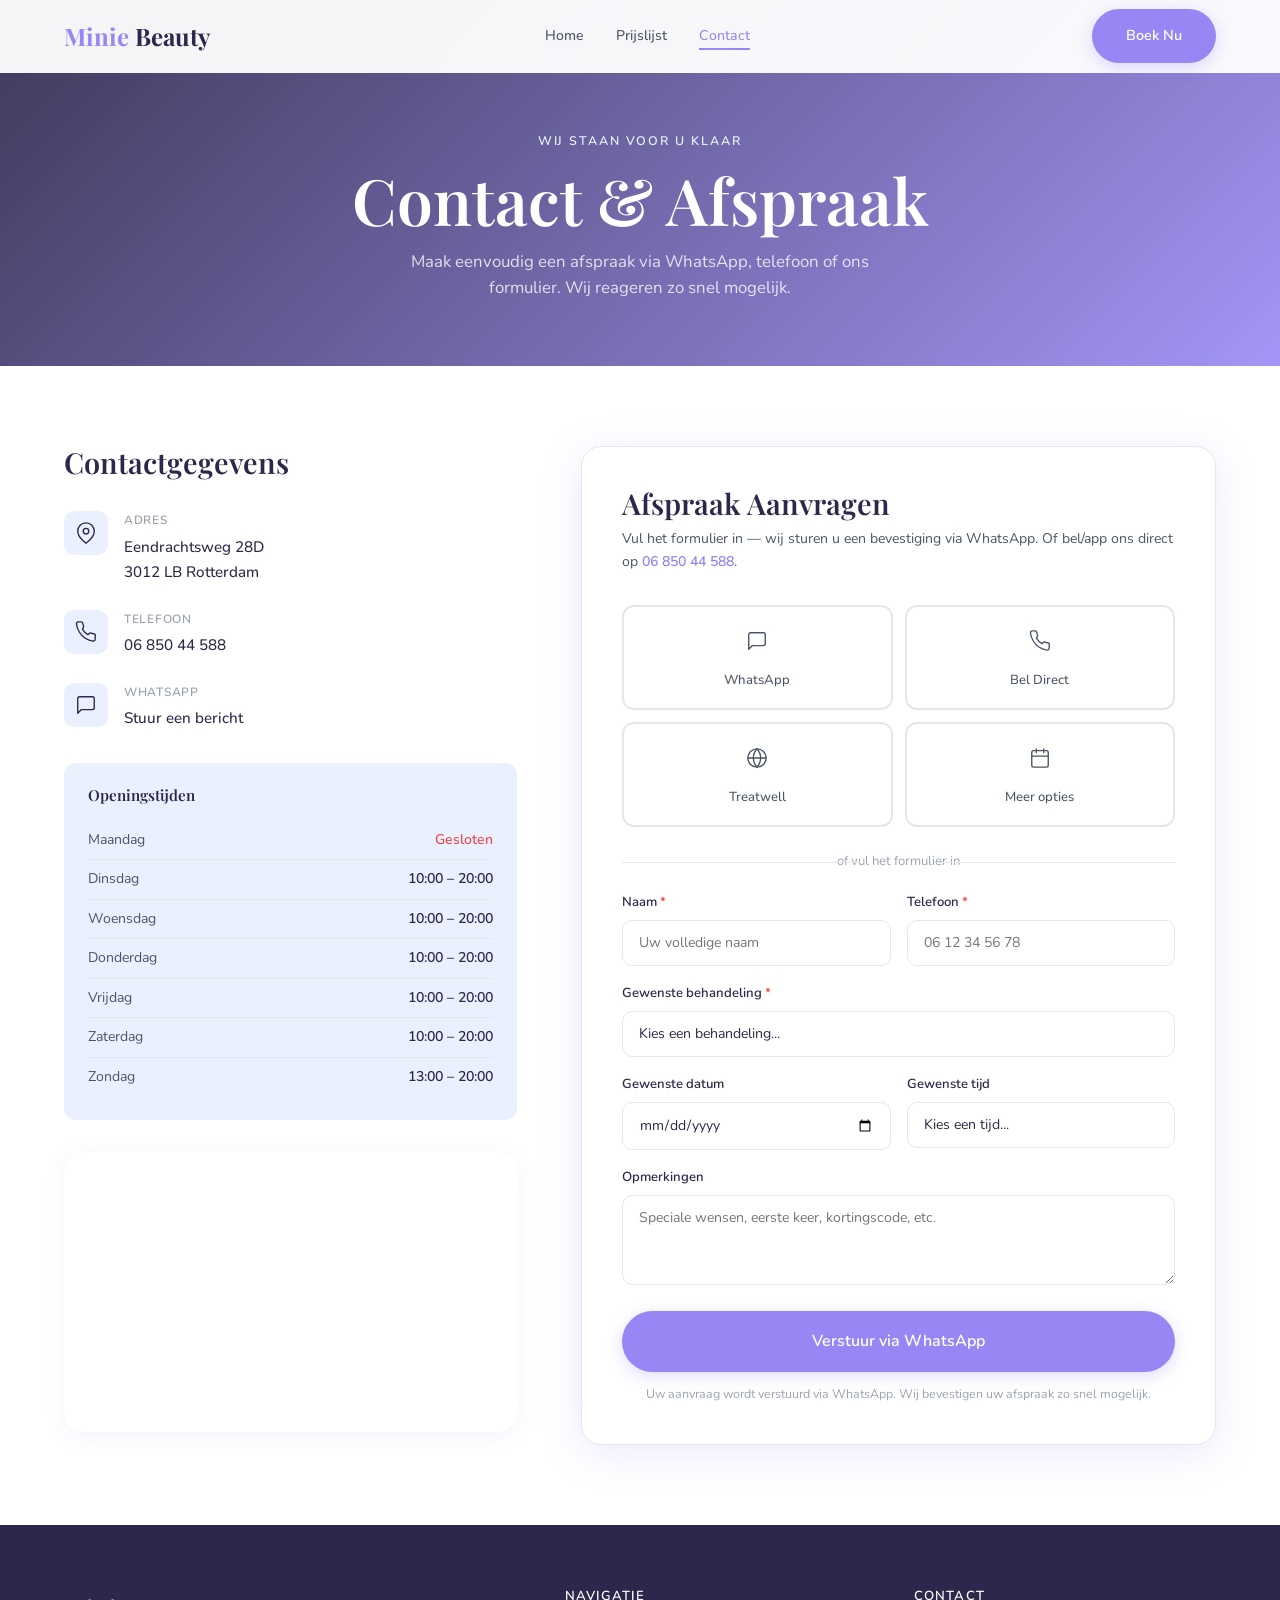
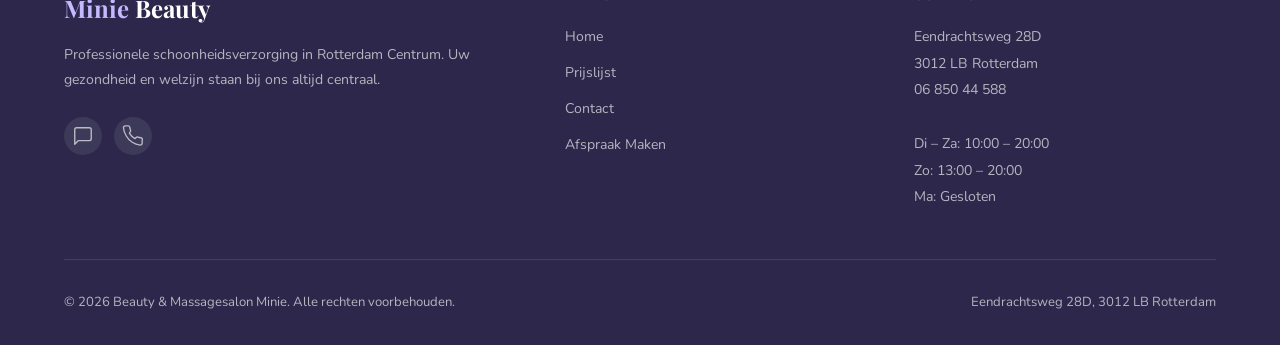
<file: contact.html>
<!DOCTYPE html>
<html lang="nl">
<head>
<meta charset="UTF-8">
<meta name="viewport" content="width=device-width, initial-scale=1.0">

<!-- SEO Primary -->
<title>Contact & Afspraak Maken | Beauty & Massagesalon Minie Rotterdam</title>
<meta name="description" content="Neem contact op met Beauty & Massagesalon Minie in Rotterdam. Maak direct een afspraak via WhatsApp, telefoon of ons online formulier. Eendrachtsweg 28D, 3012 LB Rotterdam.">
<meta name="robots" content="index, follow">
<link rel="canonical" href="https://www.beautyenmassagesalonminie.nl/contact.html">

<!-- Open Graph -->
<meta property="og:type" content="website">
<meta property="og:url" content="https://www.beautyenmassagesalonminie.nl/contact.html">
<meta property="og:title" content="Contact & Afspraak Maken | Beauty & Massagesalon Minie Rotterdam">
<meta property="og:description" content="Neem contact op of maak een afspraak bij Beauty & Massagesalon Minie in Rotterdam Centrum. Eendrachtsweg 28D.">
<meta property="og:locale" content="nl_NL">
<meta property="og:site_name" content="Beauty & Massagesalon Minie">

<!-- Schema.org -->
<script type="application/ld+json">
{
"@context": "https://schema.org",
"@type": "BeautySalon",
"name": "Beauty & Massagesalon Minie",
"url": "https://www.beautyenmassagesalonminie.nl",
"telephone": "+31685044588",
"address": {
"@type": "PostalAddress",
"streetAddress": "Eendrachtsweg 28D",
"addressLocality": "Rotterdam",
"postalCode": "3012 LB",
"addressCountry": "NL"
},
"geo": {
"@type": "GeoCoordinates",
"latitude": 51.9136,
"longitude": 4.4723
},
"openingHoursSpecification": [
{ "@type": "OpeningHoursSpecification", "dayOfWeek": ["Tuesday","Wednesday","Thursday","Friday","Saturday"], "opens": "10:00", "closes": "20:00" },
{ "@type": "OpeningHoursSpecification", "dayOfWeek": "Sunday", "opens": "13:00", "closes": "20:00" }
]
}
</script>

<!-- Fonts -->
<link rel="preconnect" href="https://fonts.googleapis.com">
<link rel="preconnect" href="https://fonts.gstatic.com" crossorigin>
<link href="https://fonts.googleapis.com/css2?family=Playfair+Display:ital,wght@0,400;0,600;0,700;1,400;1,600&family=Nunito:wght@400;500;600;700&display=swap" rel="stylesheet">

<link rel="stylesheet" href="css/style.css">
</head>
<body>

<!-- ===== NAVIGATION ===== -->
<nav class="nav" role="navigation" aria-label="Hoofdnavigatie">
<div class="nav-inner">
<a href="index.html" class="nav-logo" aria-label="Naar startpagina">Minie<span> Beauty</span></a>
<div class="nav-links">
<a href="index.html">Home</a>
<a href="prijslijst.html">Prijslijst</a>
<a href="contact.html" class="active">Contact</a>
</div>
<a href="#" data-open-modal class="btn btn-primary nav-cta">Boek Nu</a>
<button class="nav-hamburger" aria-label="Menu openen" aria-expanded="false">
<span></span><span></span><span></span>
</button>
</div>
<div class="nav-mobile" aria-hidden="true">
<a href="index.html">Home</a>
<a href="prijslijst.html">Prijslijst</a>
<a href="contact.html">Contact</a>
<a href="#" data-open-modal class="btn btn-primary">Boek Nu</a>
</div>
</nav>

<!-- ===== PAGE HERO ===== -->
<section class="page-hero" aria-label="Contact header">
<div class="container">
<span class="section-label">Wij staan voor u klaar</span>
<h1>Contact &amp; Afspraak</h1>
<p>Maak eenvoudig een afspraak via WhatsApp, telefoon of ons formulier. Wij reageren zo snel mogelijk.</p>
</div>
</section>

<!-- ===== CONTACT SECTION ===== -->
<main class="contact-section" id="contact">
<div class="container">
<div class="contact-grid">

<!-- Left: Info + Hours + Map -->
<div>
<h3 class="contact-info-title">Contactgegevens</h3>

<div class="contact-detail">
<div class="contact-detail-icon" aria-hidden="true"><svg width="22" height="22" viewBox="0 0 24 24" fill="none" stroke="currentColor" stroke-width="1.5" stroke-linecap="round"><path d="M21 10c0 7-9 13-9 13s-9-6-9-13a9 9 0 0 1 18 0z"/><circle cx="12" cy="10" r="3"/></svg></div>
<div class="contact-detail-text">
<strong>Adres</strong>
<a href="https://maps.google.com/?q=Eendrachtsweg+28D,+3012+LB+Rotterdam" target="_blank" rel="noopener noreferrer">
Eendrachtsweg 28D<br>3012 LB Rotterdam
</a>
</div>
</div>

<div class="contact-detail">
<div class="contact-detail-icon" aria-hidden="true"><svg width="22" height="22" viewBox="0 0 24 24" fill="none" stroke="currentColor" stroke-width="1.5" stroke-linecap="round" stroke-linejoin="round"><path d="M22 16.92v3a2 2 0 0 1-2.18 2 19.79 19.79 0 0 1-8.63-3.07A19.5 19.5 0 0 1 4.69 12 19.79 19.79 0 0 1 1.61 3.29 2 2 0 0 1 3.59 1h3a2 2 0 0 1 2 1.72 12.84 12.84 0 0 0 .7 2.81 2 2 0 0 1-.45 2.11L8.09 8.91a16 16 0 0 0 6 6l1.27-1.27a2 2 0 0 1 2.11-.45 12.84 12.84 0 0 0 2.81.7A2 2 0 0 1 22 16.92z"/></svg></div>
<div class="contact-detail-text">
<strong>Telefoon</strong>
<a href="tel:+31685044588">06 850 44 588</a>
</div>
</div>

<div class="contact-detail">
<div class="contact-detail-icon" aria-hidden="true"><svg width="22" height="22" viewBox="0 0 24 24" fill="none" stroke="currentColor" stroke-width="1.5" stroke-linecap="round" stroke-linejoin="round"><path d="M21 15a2 2 0 0 1-2 2H7l-4 4V5a2 2 0 0 1 2-2h14a2 2 0 0 1 2 2z"/></svg></div>
<div class="contact-detail-text">
<strong>WhatsApp</strong>
<a href="https://wa.me/31685044588" target="_blank" rel="noopener noreferrer">Stuur een bericht</a>
</div>
</div>

<div class="hours-table" aria-label="Openingstijden">
<h4>Openingstijden</h4>
<div class="hours-row">
<span class="day">Maandag</span>
<span class="closed">Gesloten</span>
</div>
<div class="hours-row">
<span class="day">Dinsdag</span>
<span class="time">10:00 – 20:00</span>
</div>
<div class="hours-row">
<span class="day">Woensdag</span>
<span class="time">10:00 – 20:00</span>
</div>
<div class="hours-row">
<span class="day">Donderdag</span>
<span class="time">10:00 – 20:00</span>
</div>
<div class="hours-row">
<span class="day">Vrijdag</span>
<span class="time">10:00 – 20:00</span>
</div>
<div class="hours-row">
<span class="day">Zaterdag</span>
<span class="time">10:00 – 20:00</span>
</div>
<div class="hours-row">
<span class="day">Zondag</span>
<span class="time">13:00 – 20:00</span>
</div>
</div>

<div class="map-container" aria-label="Kaart met locatie van de salon">
<iframe
src="https://maps.google.com/maps?q=Eendrachtsweg+28D,+3012+LB+Rotterdam&output=embed"
width="100%"
height="280"
loading="lazy"
referrerpolicy="no-referrer-when-downgrade"
title="Locatie Beauty &amp; Massagesalon Minie op Google Maps">
</iframe>
</div>
</div>

<!-- Right: Booking Form -->
<div id="booking-form-section">
<div class="booking-form-card" id="booking-form-card">
<h3>Afspraak Aanvragen</h3>
<p>Vul het formulier in — wij sturen u een bevestiging via WhatsApp. Of bel/app ons direct op <a href="tel:+31685044588" style="color:var(--color-primary);font-weight:600;">06 850 44 588</a>.</p>

<!-- Quick booking options -->
<div class="booking-options" aria-label="Snelle boekopties">
<a href="https://wa.me/31685044588" target="_blank" rel="noopener noreferrer" class="booking-option whatsapp" aria-label="Boek via WhatsApp">
<span class="option-icon" aria-hidden="true"><svg width="22" height="22" viewBox="0 0 24 24" fill="none" stroke="currentColor" stroke-width="1.5" stroke-linecap="round" stroke-linejoin="round"><path d="M21 15a2 2 0 0 1-2 2H7l-4 4V5a2 2 0 0 1 2-2h14a2 2 0 0 1 2 2z"/></svg></span>
WhatsApp
</a>
<a href="tel:+31685044588" class="booking-option" aria-label="Bel ons direct">
<span class="option-icon" aria-hidden="true"><svg width="22" height="22" viewBox="0 0 24 24" fill="none" stroke="currentColor" stroke-width="1.5" stroke-linecap="round" stroke-linejoin="round"><path d="M22 16.92v3a2 2 0 0 1-2.18 2 19.79 19.79 0 0 1-8.63-3.07A19.5 19.5 0 0 1 4.69 12 19.79 19.79 0 0 1 1.61 3.29 2 2 0 0 1 3.59 1h3a2 2 0 0 1 2 1.72 12.84 12.84 0 0 0 .7 2.81 2 2 0 0 1-.45 2.11L8.09 8.91a16 16 0 0 0 6 6l1.27-1.27a2 2 0 0 1 2.11-.45 12.84 12.84 0 0 0 2.81.7A2 2 0 0 1 22 16.92z"/></svg></span>
Bel Direct
</a>
<!-- Replace href with your actual Treatwell URL -->
<a href="#treatwell" target="_blank" rel="noopener noreferrer" class="booking-option" aria-label="Boek via Treatwell">
<span class="option-icon" aria-hidden="true"><svg width="22" height="22" viewBox="0 0 24 24" fill="none" stroke="currentColor" stroke-width="1.5" stroke-linecap="round"><circle cx="12" cy="12" r="10"/><line x1="2" y1="12" x2="22" y2="12"/><path d="M12 2a15.3 15.3 0 0 1 4 10 15.3 15.3 0 0 1-4 10 15.3 15.3 0 0 1-4-10 15.3 15.3 0 0 1 4-10z"/></svg></span>
Treatwell
</a>
<a href="#" data-open-modal class="booking-option" aria-label="Meer boekopties">
<span class="option-icon" aria-hidden="true"><svg width="22" height="22" viewBox="0 0 24 24" fill="none" stroke="currentColor" stroke-width="1.5" stroke-linecap="round"><rect x="3" y="4" width="18" height="18" rx="2"/><line x1="16" y1="2" x2="16" y2="6"/><line x1="8" y1="2" x2="8" y2="6"/><line x1="3" y1="10" x2="21" y2="10"/></svg></span>
Meer opties
</a>
</div>

<div class="form-divider">of vul het formulier in</div>

<!-- Booking Request Form -->
<form id="booking-form" novalidate aria-label="Afspraak aanvraagformulier">
<div class="form-row">
<div class="form-group">
<label for="naam">Naam <span aria-hidden="true" style="color:#ef4444">*</span></label>
<input type="text" id="naam" name="naam" placeholder="Uw volledige naam" required autocomplete="name">
</div>
<div class="form-group">
<label for="telefoon">Telefoon <span aria-hidden="true" style="color:#ef4444">*</span></label>
<input type="tel" id="telefoon" name="telefoon" placeholder="06 12 34 56 78" required autocomplete="tel">
</div>
</div>

<div class="form-group">
<label for="behandeling">Gewenste behandeling <span aria-hidden="true" style="color:#ef4444">*</span></label>
<select id="behandeling" name="behandeling" required>
<option value="" disabled selected>Kies een behandeling...</option>
<optgroup label="Massage">
<option>Lichaamsmassage 30 min (€27)</option>
<option>Lichaamsmassage 60 min (€45)</option>
<option>Cupping (€30)</option>
<option>Voetreflexmassage 30 min (€30)</option>
<option>Voetmassage 30 min (€27)</option>
</optgroup>
<optgroup label="Hot Stone Massage">
<option>Hot Stone – Lichaamsmassage 30 min (€30)</option>
<option>Hot Stone – Lichaamsmassage 60 min (€50)</option>
</optgroup>
<optgroup label="Gezichtsbehandeling">
<option>Gezichtsmassage met masker (€31)</option>
<option>Wenkbrauwen epileren + massage + masker (€41)</option>
<option>Uitgebreide gezichtsbehandeling + hydrodermie (€51)</option>
<option>Micro dermabrasie behandeling (€71)</option>
</optgroup>
<optgroup label="Ontharen">
<option>Kin ontharen (€5)</option>
<option>Wenkbrauwen epileren (€10)</option>
</optgroup>
<optgroup label="Hand &amp; Voet">
<option>Manicure (€18)</option>
<option>Gellak incl. manicure (€27)</option>
<option>Manicure + O.P.I (€27)</option>
<option>Spa Pedicure (€27)</option>
<option>Spa Pedicure + Gellak (€37)</option>
<option>Spa Pedicure + O.P.I Gellak (€40)</option>
<option>Spa Pedicure + French Gellak (€45)</option>
</optgroup>
<optgroup label="Laserontharen">
<option>Laserontharen – Bovenlip / kin (€17,50)</option>
<option>Laserontharen – Wangen (€17,50)</option>
<option>Laserontharen – Nek (€30)</option>
<option>Laserontharen – Gezicht (€45,50)</option>
<option>Laserontharen – Armen (€49–€84)</option>
<option>Laserontharen – Benen (€70–€105)</option>
<option>Laserontharen – Rug (€56–€94,50)</option>
<option>Laserontharen – Overig lichaam</option>
</optgroup>
</select>
</div>

<div class="form-row">
<div class="form-group">
<label for="datum">Gewenste datum</label>
<input type="date" id="datum" name="datum" min="">
</div>
<div class="form-group">
<label for="tijd">Gewenste tijd</label>
<select id="tijd" name="tijd">
<option value="" disabled selected>Kies een tijd...</option>
<option>10:00</option>
<option>10:30</option>
<option>11:00</option>
<option>11:30</option>
<option>12:00</option>
<option>12:30</option>
<option>13:00</option>
<option>13:30</option>
<option>14:00</option>
<option>14:30</option>
<option>15:00</option>
<option>15:30</option>
<option>16:00</option>
<option>16:30</option>
<option>17:00</option>
<option>17:30</option>
<option>18:00</option>
<option>18:30</option>
<option>19:00</option>
<option>19:30</option>
</select>
</div>
</div>

<div class="form-group">
<label for="opmerkingen">Opmerkingen</label>
<textarea id="opmerkingen" name="opmerkingen" placeholder="Speciale wensen, eerste keer, kortingscode, etc."></textarea>
</div>

<button type="submit" class="btn btn-primary btn-full btn-lg">
Verstuur via WhatsApp
</button>
<p style="font-size:0.78rem;color:var(--color-text-light);text-align:center;margin-top:0.75rem;">
Uw aanvraag wordt verstuurd via WhatsApp. Wij bevestigen uw afspraak zo snel mogelijk.
</p>
</form>

<!-- Success message (shown after submit) -->
<div id="form-success" class="form-success" aria-live="polite">
<div class="success-icon" aria-hidden="true"></div>
<h4>Aanvraag verstuurd!</h4>
<p>Uw afspraakverzoek is via WhatsApp verstuurd. Wij nemen zo snel mogelijk contact met u op om de afspraak te bevestigen.</p>
<a href="prijslijst.html" class="btn btn-outline" style="margin-top:1.5rem;">Bekijk onze prijslijst</a>
</div>
</div>
</div>

</div>
</div>
</main>

<!-- ===== FOOTER ===== -->
<footer class="footer" role="contentinfo">
<div class="container">
<div class="footer-grid">
<div class="footer-brand">
<a href="index.html" class="footer-logo">Minie<span> Beauty</span></a>
<p>Professionele schoonheidsverzorging in Rotterdam Centrum. Uw gezondheid en welzijn staan bij ons altijd centraal.</p>
<div class="footer-social">
<a href="https://wa.me/31685044588" target="_blank" rel="noopener noreferrer" aria-label="WhatsApp"><svg width="22" height="22" viewBox="0 0 24 24" fill="none" stroke="currentColor" stroke-width="1.5" stroke-linecap="round" stroke-linejoin="round"><path d="M21 15a2 2 0 0 1-2 2H7l-4 4V5a2 2 0 0 1 2-2h14a2 2 0 0 1 2 2z"/></svg></a>
<a href="tel:+31685044588" aria-label="Bel ons"><svg width="22" height="22" viewBox="0 0 24 24" fill="none" stroke="currentColor" stroke-width="1.5" stroke-linecap="round" stroke-linejoin="round"><path d="M22 16.92v3a2 2 0 0 1-2.18 2 19.79 19.79 0 0 1-8.63-3.07A19.5 19.5 0 0 1 4.69 12 19.79 19.79 0 0 1 1.61 3.29 2 2 0 0 1 3.59 1h3a2 2 0 0 1 2 1.72 12.84 12.84 0 0 0 .7 2.81 2 2 0 0 1-.45 2.11L8.09 8.91a16 16 0 0 0 6 6l1.27-1.27a2 2 0 0 1 2.11-.45 12.84 12.84 0 0 0 2.81.7A2 2 0 0 1 22 16.92z"/></svg></a>
</div>
</div>
<div class="footer-col">
<h4>Navigatie</h4>
<ul>
<li><a href="index.html">Home</a></li>
<li><a href="prijslijst.html">Prijslijst</a></li>
<li><a href="contact.html">Contact</a></li>
<li><a href="#" data-open-modal>Afspraak Maken</a></li>
</ul>
</div>
<div class="footer-col">
<h4>Contact</h4>
<address>
<a href="https://maps.google.com/?q=Eendrachtsweg+28D,+3012+LB+Rotterdam" target="_blank" rel="noopener noreferrer">
Eendrachtsweg 28D<br>3012 LB Rotterdam
</a>
<a href="tel:+31685044588">06 850 44 588</a>
<br>
Di – Za: 10:00 – 20:00<br>
Zo: 13:00 – 20:00<br>
Ma: Gesloten
</address>
</div>
</div>
<div class="footer-bottom">
<p>&copy; <span id="year"></span> Beauty &amp; Massagesalon Minie. Alle rechten voorbehouden.</p>
<p>Eendrachtsweg 28D, 3012 LB Rotterdam</p>
</div>
</div>
</footer>

<!-- ===== BOOKING MODAL ===== -->
<div id="modal-overlay" class="modal-overlay" role="dialog" aria-modal="true" aria-labelledby="modal-title">
<div class="modal">
<button id="modal-close" class="modal-close" aria-label="Sluiten"></button>
<h3 id="modal-title">Afspraak Maken</h3>
<p>Kies hoe u een afspraak wilt maken bij Beauty &amp; Massagesalon Minie.</p>
<div class="modal-options">
<a href="https://wa.me/31685044588" target="_blank" rel="noopener noreferrer" class="modal-option whatsapp">
<span class="modal-option-icon"><svg width="22" height="22" viewBox="0 0 24 24" fill="none" stroke="currentColor" stroke-width="1.5" stroke-linecap="round" stroke-linejoin="round"><path d="M21 15a2 2 0 0 1-2 2H7l-4 4V5a2 2 0 0 1 2-2h14a2 2 0 0 1 2 2z"/></svg></span>
<div class="modal-option-text">WhatsApp<span>Stuur ons een bericht</span></div>
</a>
<a href="tel:+31685044588" class="modal-option">
<span class="modal-option-icon"><svg width="22" height="22" viewBox="0 0 24 24" fill="none" stroke="currentColor" stroke-width="1.5" stroke-linecap="round" stroke-linejoin="round"><path d="M22 16.92v3a2 2 0 0 1-2.18 2 19.79 19.79 0 0 1-8.63-3.07A19.5 19.5 0 0 1 4.69 12 19.79 19.79 0 0 1 1.61 3.29 2 2 0 0 1 3.59 1h3a2 2 0 0 1 2 1.72 12.84 12.84 0 0 0 .7 2.81 2 2 0 0 1-.45 2.11L8.09 8.91a16 16 0 0 0 6 6l1.27-1.27a2 2 0 0 1 2.11-.45 12.84 12.84 0 0 0 2.81.7A2 2 0 0 1 22 16.92z"/></svg></span>
<div class="modal-option-text">Bel Ons<span>06 850 44 588</span></div>
</a>
<a href="#booking-form-card" class="modal-option">
<span class="modal-option-icon"><svg width="22" height="22" viewBox="0 0 24 24" fill="none" stroke="currentColor" stroke-width="1.5" stroke-linecap="round"><path d="M16 4h2a2 2 0 0 1 2 2v14a2 2 0 0 1-2 2H6a2 2 0 0 1-2-2V6a2 2 0 0 1 2-2h2"/><rect x="8" y="2" width="8" height="4" rx="1"/><path d="M9 12h6M9 16h4"/></svg></span>
<div class="modal-option-text">Afspraakformulier<span>Scroll naar formulier</span></div>
</a>
<a href="#treatwell" target="_blank" rel="noopener noreferrer" class="modal-option">
<span class="modal-option-icon"><svg width="22" height="22" viewBox="0 0 24 24" fill="none" stroke="currentColor" stroke-width="1.5" stroke-linecap="round"><circle cx="12" cy="12" r="10"/><line x1="2" y1="12" x2="22" y2="12"/><path d="M12 2a15.3 15.3 0 0 1 4 10 15.3 15.3 0 0 1-4 10 15.3 15.3 0 0 1-4-10 15.3 15.3 0 0 1 4-10z"/></svg></span>
<div class="modal-option-text">Online Boeken<span>Via Treatwell</span></div>
</a>
</div>
</div>
</div>

<script>
document.getElementById('year').textContent = new Date().getFullYear();
// Set min date to today
const dateInput = document.getElementById('datum');
if (dateInput) dateInput.min = new Date().toISOString().split('T')[0];
</script>
<script src="js/main.js"></script>
</body>
</html>
</file>
<file: css/style.css>
/* === Custom Properties === */
:root {
  --color-primary: #9687F5;
  --color-primary-dark: #7B6BE0;
  --color-primary-light: #EBF0FF;
  --color-primary-mid: #C4BAFF;
  --color-dark: #2D284B;
  --color-text: #4b5563;
  --color-text-light: #9ca3af;
  --color-bg: #ffffff;
  --color-bg-soft: #EBF0FF;
  --color-white: #ffffff;
  --color-border: #e5e7eb;
  --font-heading: 'Playfair Display', Georgia, serif;
  --font-body: 'Nunito', -apple-system, BlinkMacSystemFont, sans-serif;
  --shadow-sm: 0 1px 3px rgba(0,0,0,0.08);
  --shadow-md: 0 4px 20px rgba(150,135,245,0.1);
  --shadow-lg: 0 8px 40px rgba(150,135,245,0.18);
  --radius: 12px;
  --radius-lg: 20px;
  --transition: 0.3s ease;
  --max-width: 1200px;
}

/* === Reset === */
*, *::before, *::after { box-sizing: border-box; margin: 0; padding: 0; }
html { scroll-behavior: smooth; }
body { font-family: var(--font-body); color: var(--color-text); background: var(--color-bg); line-height: 1.6; -webkit-font-smoothing: antialiased; }
img { max-width: 100%; display: block; }
a { text-decoration: none; color: inherit; }
ul { list-style: none; }

/* === Typography === */
h1, h2, h3, h4 { font-family: var(--font-heading); color: var(--color-dark); line-height: 1.15; font-weight: 600; }
h1 { font-size: clamp(2.5rem, 5vw, 4rem); }
h2 { font-size: clamp(2rem, 4vw, 3rem); }
h3 { font-size: clamp(1.3rem, 2.5vw, 1.8rem); }
h4 { font-size: 1.15rem; }
p { margin-bottom: 1rem; }
p:last-child { margin-bottom: 0; }

/* === Layout === */
.container { max-width: var(--max-width); margin: 0 auto; padding: 0 1.5rem; }
.section { padding: 5rem 0; }
.section-header { text-align: center; margin-bottom: 3.5rem; }
.section-label {
  display: inline-block;
  font-size: 0.78rem;
  font-weight: 600;
  letter-spacing: 0.16em;
  text-transform: uppercase;
  color: var(--color-primary);
  margin-bottom: 0.75rem;
}
.section-header h2 { margin-bottom: 1rem; }
.section-header p { max-width: 560px; margin: 0 auto; font-size: 1.05rem; }

/* === Buttons === */
.btn {
  display: inline-flex;
  align-items: center;
  gap: 0.5rem;
  padding: 0.85rem 2rem;
  border-radius: 50px;
  font-family: var(--font-body);
  font-size: 0.9rem;
  font-weight: 600;
  cursor: pointer;
  transition: var(--transition);
  border: 2px solid transparent;
}
.btn-primary { background: var(--color-primary); color: white; box-shadow: 0 4px 16px rgba(150,135,245,0.3); }
.btn-primary:hover { background: var(--color-primary-dark); transform: translateY(-2px); box-shadow: 0 8px 24px rgba(150,135,245,0.4); }
.btn-outline { background: transparent; color: var(--color-primary); border-color: var(--color-primary); }
.btn-outline:hover { background: var(--color-primary); color: white; transform: translateY(-2px); }
.btn-white { background: white; color: var(--color-primary); box-shadow: 0 4px 16px rgba(0,0,0,0.1); border-color: white; }
.btn-white:hover { transform: translateY(-2px); box-shadow: 0 8px 24px rgba(0,0,0,0.15); }
.btn-whatsapp { background: #25D366; color: white; border-color: #25D366; box-shadow: 0 4px 16px rgba(37,211,102,0.3); }
.btn-whatsapp:hover { background: #1da851; border-color: #1da851; transform: translateY(-2px); }
.btn-lg { padding: 1.1rem 2.5rem; font-size: 1rem; }
.btn-full { width: 100%; justify-content: center; }

/* === Navigation === */
.nav {
  position: fixed; top: 0; left: 0; right: 0; z-index: 1000;
  background: rgba(255,255,255,0.95);
  backdrop-filter: blur(12px);
  -webkit-backdrop-filter: blur(12px);
  border-bottom: 1px solid transparent;
  transition: var(--transition);
}
.nav.scrolled { border-bottom-color: var(--color-border); box-shadow: var(--shadow-sm); }
.nav-inner { display: flex; align-items: center; justify-content: space-between; height: 72px; max-width: var(--max-width); margin: 0 auto; padding: 0 1.5rem; }
.nav-logo { font-family: var(--font-heading); font-size: 1.5rem; font-weight: 700; color: var(--color-primary); }
.nav-logo span { color: var(--color-dark); }
.nav-links { display: flex; align-items: center; gap: 2rem; }
.nav-links a { font-size: 0.88rem; font-weight: 500; color: var(--color-text); transition: var(--transition); position: relative; }
.nav-links a::after { content: ''; position: absolute; bottom: -3px; left: 0; width: 0; height: 2px; background: var(--color-primary); transition: var(--transition); }
.nav-links a:hover, .nav-links a.active { color: var(--color-primary); }
.nav-links a:hover::after, .nav-links a.active::after { width: 100%; }
.nav-cta { margin-left: 0.5rem; }
.nav-hamburger { display: none; flex-direction: column; gap: 5px; cursor: pointer; padding: 4px; background: none; border: none; }
.nav-hamburger span { display: block; width: 24px; height: 2px; background: var(--color-dark); transition: var(--transition); }
.nav-hamburger.open span:nth-child(1) { transform: rotate(45deg) translate(5px, 5px); }
.nav-hamburger.open span:nth-child(2) { opacity: 0; }
.nav-hamburger.open span:nth-child(3) { transform: rotate(-45deg) translate(5px, -5px); }
.nav-mobile { display: none; flex-direction: column; padding: 1rem 1.5rem 1.5rem; border-top: 1px solid var(--color-border); }
.nav-mobile a { padding: 0.85rem 0; font-size: 1rem; font-weight: 500; color: var(--color-text); border-bottom: 1px solid var(--color-border); transition: var(--transition); }
.nav-mobile a:hover { color: var(--color-primary); }
.nav-mobile .btn { margin-top: 1.25rem; justify-content: center; }

/* === Hero === */
.hero {
  min-height: 100vh;
  background: linear-gradient(135deg, rgba(45,40,75,0.92) 0%, rgba(61,52,117,0.88) 50%, rgba(123,107,224,0.82) 100%), url('https://images.unsplash.com/photo-1560066984-138dadb4c035?w=1600&q=80') center/cover no-repeat;
  display: flex; align-items: center;
  position: relative; overflow: hidden;
  padding-top: 72px;
}
.hero::before { content: ''; position: absolute; inset: 0; background: radial-gradient(ellipse at 70% 50%, rgba(192,132,252,0.18) 0%, transparent 60%); }
.hero-bg-orbs { position: absolute; inset: 0; overflow: hidden; pointer-events: none; }
.hero-bg-orbs span { position: absolute; border-radius: 50%; background: rgba(255,255,255,0.04); }
.hero-bg-orbs span:nth-child(1) { width: 700px; height: 700px; top: -250px; right: -150px; }
.hero-bg-orbs span:nth-child(2) { width: 450px; height: 450px; bottom: -150px; left: -100px; }
.hero-content { position: relative; z-index: 1; max-width: var(--max-width); margin: 0 auto; padding: 4rem 1.5rem; display: grid; grid-template-columns: 1fr 1fr; gap: 4rem; align-items: center; }
.hero-text { color: white; }
.hero-badge { display: inline-flex; align-items: center; gap: 0.5rem; background: rgba(255,255,255,0.1); border: 1px solid rgba(255,255,255,0.2); color: #EBF0FF; font-size: 0.75rem; font-weight: 600; letter-spacing: 0.12em; text-transform: uppercase; padding: 0.4rem 1rem; border-radius: 50px; margin-bottom: 1.5rem; }
.hero-text h1 { color: white; margin-bottom: 1.25rem; line-height: 1.1; }
.hero-text h1 em { font-style: italic; color: #C4BAFF; }
.hero-text > p { font-size: 1.1rem; color: rgba(255,255,255,0.8); margin-bottom: 2rem; line-height: 1.75; }
.hero-actions { display: flex; gap: 1rem; flex-wrap: wrap; }
.hero-stats { display: flex; gap: 2.5rem; margin-top: 3rem; padding-top: 2rem; border-top: 1px solid rgba(255,255,255,0.15); }
.hero-stat strong { display: block; font-size: 1.9rem; font-family: var(--font-heading); color: white; font-weight: 700; line-height: 1; }
.hero-stat span { font-size: 0.75rem; color: rgba(255,255,255,0.55); text-transform: uppercase; letter-spacing: 0.06em; margin-top: 0.25rem; display: block; }
.hero-card { background: rgba(255,255,255,0.08); backdrop-filter: blur(20px); border: 1px solid rgba(255,255,255,0.18); border-radius: var(--radius-lg); padding: 2rem; }
.hero-card-title { font-family: var(--font-heading); font-size: 1.3rem; font-weight: 600; margin-bottom: 1.25rem; color: white; }
.hero-services-list { display: flex; flex-direction: column; gap: 0.65rem; }
.hero-service-item { display: flex; align-items: center; gap: 0.75rem; font-size: 0.92rem; color: rgba(255,255,255,0.85); }
.hero-service-item .icon { width: 34px; height: 34px; background: rgba(255,255,255,0.1); border-radius: 8px; display: flex; align-items: center; justify-content: center; flex-shrink: 0; color: white; }
.hero-service-item .icon svg { width: 16px; height: 16px; }
.hero-card-footer { margin-top: 1.5rem; padding-top: 1.5rem; border-top: 1px solid rgba(255,255,255,0.15); display: flex; align-items: center; justify-content: space-between; }
.hero-hours { font-size: 0.8rem; color: rgba(255,255,255,0.6); }
.hero-hours strong { display: block; color: #C4BAFF; font-size: 0.82rem; margin-bottom: 0.2rem; }
.open-badge { display: inline-flex; align-items: center; gap: 0.4rem; background: rgba(34,197,94,0.18); color: #86efac; font-size: 0.75rem; font-weight: 600; padding: 0.3rem 0.8rem; border-radius: 50px; }
.open-badge .dot { width: 6px; height: 6px; border-radius: 50%; background: #4ade80; animation: pulse 2s infinite; }
@keyframes pulse { 0%, 100% { opacity: 1; } 50% { opacity: 0.35; } }

/* === Services === */
.services-grid { display: grid; grid-template-columns: repeat(auto-fit, minmax(290px, 1fr)); gap: 1.5rem; }
.service-card-img { width: calc(100% + 4rem); margin: -2rem -2rem 1.5rem; height: 180px; overflow: hidden; border-radius: var(--radius-lg) var(--radius-lg) 0 0; }
.service-card-img img { width: 100%; height: 100%; object-fit: cover; transition: transform 0.5s ease; display: block; }
.service-card:hover .service-card-img img { transform: scale(1.05); }
.service-card { background: white; border-radius: var(--radius-lg); padding: 2rem; box-shadow: var(--shadow-md); transition: var(--transition); border: 1px solid transparent; position: relative; overflow: hidden; }
.service-card::before { content: ''; position: absolute; top: 0; left: 0; right: 0; height: 3px; background: linear-gradient(90deg, var(--color-primary), var(--color-primary-mid)); opacity: 0; transition: var(--transition); }
.service-card:hover { transform: translateY(-6px); box-shadow: var(--shadow-lg); border-color: var(--color-primary-light); }
.service-card:hover::before { opacity: 1; }
.service-icon { width: 54px; height: 54px; background: var(--color-primary-light); border-radius: var(--radius); display: flex; align-items: center; justify-content: center; margin-bottom: 1.25rem; color: var(--color-dark); }
.service-icon svg { flex-shrink: 0; }
.service-card h3 { font-size: 1.25rem; margin-bottom: 0.6rem; }
.service-card p { color: var(--color-text); font-size: 0.92rem; line-height: 1.65; }
.service-price { margin-top: 1rem; font-size: 0.82rem; color: var(--color-primary); font-weight: 600; }

/* === About === */
.about-section { background: var(--color-bg-soft); }
.about-grid { display: grid; grid-template-columns: 1fr 1fr; gap: 5rem; align-items: center; }
.about-image-box { background: var(--color-primary-light); border-radius: var(--radius-lg); height: 460px; position: relative; overflow: hidden; }
.about-image-box img { width: 100%; height: 100%; object-fit: cover; display: block; }
.about-float-card { position: absolute; bottom: -20px; right: -20px; background: white; border-radius: var(--radius); padding: 1.25rem 1.5rem; box-shadow: var(--shadow-lg); min-width: 160px; }
.about-float-card .number { font-family: var(--font-heading); font-size: 2rem; font-weight: 700; color: var(--color-primary); line-height: 1; }
.about-float-card .label { font-size: 0.78rem; color: var(--color-text); margin-top: 0.25rem; }
.about-image { position: relative; }
.about-text .section-label { display: block; text-align: left; }
.about-text h2 { margin-bottom: 1rem; }
.about-text > p { line-height: 1.75; }
.about-features { margin-top: 2rem; display: flex; flex-direction: column; gap: 1rem; }
.about-feature { display: flex; align-items: flex-start; gap: 1rem; }
.about-feature-icon { width: 40px; height: 40px; background: var(--color-primary-light); border-radius: 10px; display: flex; align-items: center; justify-content: center; flex-shrink: 0; margin-top: 2px; color: var(--color-dark); }
.about-feature-text strong { display: block; color: var(--color-dark); font-weight: 600; margin-bottom: 0.2rem; font-size: 0.95rem; }
.about-feature-text p { font-size: 0.88rem; color: var(--color-text); margin: 0; }

/* === Booking CTA Banner === */
.booking-cta { background: linear-gradient(135deg, #3d3475 0%, #9687F5 100%); padding: 5rem 0; text-align: center; color: white; position: relative; overflow: hidden; }
.booking-cta::before { content: ''; position: absolute; inset: 0; background: radial-gradient(ellipse at center, rgba(192,132,252,0.2) 0%, transparent 65%); }
.booking-cta .container { position: relative; z-index: 1; }
.booking-cta .section-label { color: #EBF0FF; }
.booking-cta h2 { color: white; margin-bottom: 1rem; }
.booking-cta p { color: rgba(255,255,255,0.8); max-width: 500px; margin: 0 auto 2.5rem; font-size: 1.05rem; }
.booking-cta-buttons { display: flex; gap: 1rem; justify-content: center; flex-wrap: wrap; }

/* === Hours Strip === */
.hours-strip { background: var(--color-dark); padding: 1.5rem 0; }
.hours-inner { display: flex; align-items: center; justify-content: center; gap: 2.5rem; flex-wrap: wrap; max-width: var(--max-width); margin: 0 auto; padding: 0 1.5rem; }
.hours-item { display: flex; align-items: center; gap: 0.6rem; color: rgba(255,255,255,0.65); font-size: 0.88rem; }
.hours-item strong { color: white; }

/* === Testimonials === */
.testimonials-section { background: var(--color-bg-soft); }
.testimonials-grid { display: grid; grid-template-columns: repeat(auto-fit, minmax(280px, 1fr)); gap: 1.5rem; }
.testimonial-card { background: white; border-radius: var(--radius-lg); padding: 2rem; box-shadow: var(--shadow-md); border: 1px solid var(--color-border); }
.testimonial-stars { color: #f59e0b; font-size: 1.1rem; letter-spacing: 2px; margin-bottom: 1rem; }
.testimonial-text { color: var(--color-text); font-size: 0.93rem; line-height: 1.75; font-style: italic; margin-bottom: 1.25rem; }
.testimonial-author { display: flex; align-items: center; gap: 0.75rem; }
.testimonial-avatar { width: 40px; height: 40px; border-radius: 50%; background: var(--color-primary-light); display: flex; align-items: center; justify-content: center; font-weight: 700; color: var(--color-primary); font-size: 0.88rem; flex-shrink: 0; }
.testimonial-author-info strong { display: block; font-size: 0.88rem; color: var(--color-dark); font-weight: 600; }
.testimonial-author-info span { font-size: 0.78rem; color: var(--color-text-light); }

/* === Page Hero (shared) === */
.page-hero { background: linear-gradient(135deg, rgba(45,40,75,0.92) 0%, rgba(150,135,245,0.88) 100%), url('https://images.unsplash.com/photo-1519823551278-64ac92734fb1?w=1600&q=80') center/cover no-repeat; padding: 8rem 0 4rem; text-align: center; color: white; }
.page-hero h1 { color: white; margin-bottom: 0.75rem; }
.page-hero p { color: rgba(255,255,255,0.8); max-width: 500px; margin: 0 auto; font-size: 1.05rem; }
.page-hero .section-label { color: #EBF0FF; }

/* === Price List === */
.price-categories { padding: 5rem 0; }
.price-cat-grid { display: grid; grid-template-columns: repeat(auto-fit, minmax(340px, 1fr)); gap: 2rem; }
.price-cat-img { height: 160px; overflow: hidden; }
.price-cat-img img { width: 100%; height: 100%; object-fit: cover; display: block; transition: transform 0.5s ease; }
.price-cat-card:hover .price-cat-img img { transform: scale(1.05); }
.price-cat-card { background: white; border-radius: var(--radius-lg); overflow: hidden; box-shadow: var(--shadow-md); border: 1px solid var(--color-border); transition: var(--transition); }
.price-cat-card:hover { box-shadow: var(--shadow-lg); transform: translateY(-4px); }
.price-cat-header { background: linear-gradient(135deg, var(--color-primary), var(--color-primary-mid)); padding: 1.5rem 2rem; display: flex; align-items: center; gap: 1rem; }
.price-cat-icon { font-size: 1.8rem; }
.price-cat-header h3 { color: white; font-size: 1.25rem; }
.price-cat-body { padding: 1.25rem 2rem; }
.price-row { display: flex; justify-content: space-between; align-items: flex-start; padding: 0.6rem 0; border-bottom: 1px solid var(--color-border); gap: 1rem; }
.price-row:last-child { border-bottom: none; }
.price-row-name { font-size: 0.88rem; color: var(--color-text); flex: 1; line-height: 1.45; }
.price-row-price { font-size: 0.92rem; font-weight: 700; color: var(--color-primary); white-space: nowrap; }
.price-cat-footer { padding: 1rem 2rem 1.5rem; border-top: 1px solid var(--color-border); }

/* === Contact === */
.contact-section { padding: 5rem 0; }
.contact-grid { display: grid; grid-template-columns: 1fr 1.4fr; gap: 4rem; align-items: start; }
.contact-info-title { margin-bottom: 2rem; }
.contact-detail { display: flex; align-items: flex-start; gap: 1rem; margin-bottom: 1.5rem; }
.contact-detail-icon { width: 44px; height: 44px; background: var(--color-primary-light); border-radius: 10px; display: flex; align-items: center; justify-content: center; flex-shrink: 0; color: var(--color-dark); }
.contact-detail-text strong { display: block; font-size: 0.75rem; font-weight: 600; letter-spacing: 0.06em; text-transform: uppercase; color: var(--color-text-light); margin-bottom: 0.25rem; }
.contact-detail-text p, .contact-detail-text a { color: var(--color-dark); font-weight: 500; font-size: 0.95rem; margin: 0; }
.contact-detail-text a:hover { color: var(--color-primary); }
.hours-table { background: var(--color-bg-soft); border-radius: var(--radius); padding: 1.5rem; margin-top: 2rem; }
.hours-table h4 { font-size: 0.95rem; margin-bottom: 1rem; }
.hours-row { display: flex; justify-content: space-between; padding: 0.5rem 0; font-size: 0.88rem; border-bottom: 1px solid var(--color-border); }
.hours-row:last-child { border-bottom: none; }
.hours-row .day { color: var(--color-text); }
.hours-row .time { font-weight: 600; color: var(--color-dark); }
.hours-row .closed { color: #ef4444; font-weight: 500; }
.map-container { margin-top: 2rem; border-radius: var(--radius-lg); overflow: hidden; box-shadow: var(--shadow-md); }
.map-container iframe { display: block; width: 100%; border: none; }

/* === Booking Form === */
.booking-form-card { background: white; border-radius: var(--radius-lg); box-shadow: var(--shadow-lg); padding: 2.5rem; border: 1px solid var(--color-border); }
.booking-form-card h3 { margin-bottom: 0.5rem; }
.booking-form-card > p { color: var(--color-text); font-size: 0.88rem; margin-bottom: 2rem; }
.booking-options { display: grid; grid-template-columns: 1fr 1fr; gap: 0.75rem; margin-bottom: 1.5rem; }
.booking-option { display: flex; flex-direction: column; align-items: center; gap: 0.4rem; padding: 1.1rem; border: 2px solid var(--color-border); border-radius: var(--radius); cursor: pointer; transition: var(--transition); background: white; text-decoration: none; color: var(--color-text); font-size: 0.82rem; font-weight: 500; font-family: var(--font-body); text-align: center; }
.booking-option:hover { border-color: var(--color-primary); color: var(--color-primary); transform: translateY(-2px); }
.booking-option.whatsapp:hover { border-color: #25D366; color: #25D366; }
.booking-option .option-icon { font-size: 1.5rem; }
.form-divider { text-align: center; position: relative; margin: 1.25rem 0; color: var(--color-text-light); font-size: 0.82rem; }
.form-divider::before, .form-divider::after { content: ''; position: absolute; top: 50%; width: calc(50% - 35px); height: 1px; background: var(--color-border); }
.form-divider::before { left: 0; }
.form-divider::after { right: 0; }
.form-group { margin-bottom: 1.1rem; }
.form-group label { display: block; font-size: 0.82rem; font-weight: 600; color: var(--color-dark); margin-bottom: 0.4rem; }
.form-group input, .form-group select, .form-group textarea { width: 100%; padding: 0.78rem 1rem; border: 1.5px solid var(--color-border); border-radius: 10px; font-family: var(--font-body); font-size: 0.88rem; color: var(--color-dark); background: white; transition: var(--transition); outline: none; appearance: none; -webkit-appearance: none; }
.form-group input:focus, .form-group select:focus, .form-group textarea:focus { border-color: var(--color-primary); box-shadow: 0 0 0 3px rgba(150,135,245,0.1); }
.form-group textarea { resize: vertical; min-height: 90px; }
.form-row { display: grid; grid-template-columns: 1fr 1fr; gap: 1rem; }
.form-success { display: none; text-align: center; padding: 2rem 1rem; }
.form-success .success-icon { font-size: 3rem; margin-bottom: 1rem; }
.form-success h4 { color: var(--color-dark); margin-bottom: 0.5rem; font-size: 1.25rem; }
.form-success p { color: var(--color-text); font-size: 0.9rem; }

/* === Booking Modal === */
.modal-overlay { position: fixed; inset: 0; background: rgba(0,0,0,0.55); backdrop-filter: blur(4px); z-index: 2000; display: flex; align-items: center; justify-content: center; padding: 1rem; opacity: 0; visibility: hidden; transition: var(--transition); }
.modal-overlay.active { opacity: 1; visibility: visible; }
.modal { background: white; border-radius: var(--radius-lg); padding: 2.5rem; max-width: 460px; width: 100%; position: relative; transform: scale(0.92) translateY(20px); transition: var(--transition); }
.modal-overlay.active .modal { transform: scale(1) translateY(0); }
.modal-close { position: absolute; top: 1rem; right: 1rem; width: 32px; height: 32px; background: var(--color-border); border: none; border-radius: 50%; cursor: pointer; display: flex; align-items: center; justify-content: center; font-size: 1.1rem; color: var(--color-text); transition: var(--transition); font-family: var(--font-body); line-height: 1; }
.modal-close:hover { background: var(--color-primary); color: white; }
.modal h3 { margin-bottom: 0.4rem; font-size: 1.6rem; }
.modal > p { color: var(--color-text); font-size: 0.88rem; margin-bottom: 1.75rem; }
.modal-options { display: flex; flex-direction: column; gap: 0.75rem; }
.modal-option { display: flex; align-items: center; gap: 1rem; padding: 1rem 1.25rem; border: 2px solid var(--color-border); border-radius: var(--radius); text-decoration: none; color: var(--color-dark); font-weight: 500; transition: var(--transition); cursor: pointer; background: white; font-family: var(--font-body); font-size: 0.92rem; width: 100%; text-align: left; }
.modal-option:hover { border-color: var(--color-primary); color: var(--color-primary); transform: translateX(4px); }
.modal-option.whatsapp:hover { border-color: #25D366; color: #25D366; }
.modal-option-icon { font-size: 1.4rem; width: 40px; text-align: center; flex-shrink: 0; }
.modal-option-text { flex: 1; }
.modal-option-text span { display: block; font-size: 0.78rem; color: var(--color-text-light); font-weight: 400; margin-top: 0.1rem; }

/* === Footer === */
.footer { background: var(--color-dark); color: rgba(255,255,255,0.65); padding: 4rem 0 2rem; }
.footer-grid { display: grid; grid-template-columns: 1.5fr 1fr 1fr; gap: 3rem; margin-bottom: 3rem; }
.footer-logo { font-family: var(--font-heading); font-size: 1.5rem; font-weight: 700; color: #C4BAFF; display: block; margin-bottom: 1rem; }
.footer-logo span { color: white; }
.footer-brand p { font-size: 0.88rem; line-height: 1.75; margin-bottom: 1.5rem; }
.footer-social { display: flex; gap: 0.75rem; }
.footer-social a { width: 38px; height: 38px; background: rgba(255,255,255,0.08); border-radius: 50%; display: flex; align-items: center; justify-content: center; font-size: 1rem; transition: var(--transition); }
.footer-social a:hover { background: var(--color-primary); }
.footer-col h4 { color: white; font-size: 0.82rem; font-weight: 600; letter-spacing: 0.08em; text-transform: uppercase; margin-bottom: 1.25rem; font-family: var(--font-body); }
.footer-col ul { display: flex; flex-direction: column; gap: 0.65rem; }
.footer-col ul li a { font-size: 0.88rem; transition: var(--transition); }
.footer-col ul li a:hover { color: white; }
.footer-col address { font-style: normal; font-size: 0.88rem; line-height: 1.9; }
.footer-col address a { display: block; transition: var(--transition); }
.footer-col address a:hover { color: white; }
.footer-bottom { border-top: 1px solid rgba(255,255,255,0.1); padding-top: 2rem; display: flex; align-items: center; justify-content: space-between; flex-wrap: wrap; gap: 1rem; }
.footer-bottom p { font-size: 0.82rem; margin: 0; }

/* === Scroll Animations === */
.fade-up { opacity: 0; transform: translateY(28px); transition: opacity 0.65s ease, transform 0.65s ease; }
.fade-up.visible { opacity: 1; transform: translateY(0); }
.fade-up:nth-child(2) { transition-delay: 0.1s; }
.fade-up:nth-child(3) { transition-delay: 0.2s; }
.fade-up:nth-child(4) { transition-delay: 0.3s; }
.fade-up:nth-child(5) { transition-delay: 0.4s; }
.fade-up:nth-child(6) { transition-delay: 0.5s; }

/* === Responsive === */
@media (max-width: 960px) {
  .hero-content { grid-template-columns: 1fr; gap: 2.5rem; text-align: center; }
  .hero-actions { justify-content: center; }
  .hero-stats { justify-content: center; }
  .hero-image-side { display: none; }
  .about-grid { grid-template-columns: 1fr; gap: 2.5rem; }
  .contact-grid { grid-template-columns: 1fr; gap: 2.5rem; }
  .footer-grid { grid-template-columns: 1fr 1fr; }
}

@media (max-width: 768px) {
  .nav-links, .nav-cta { display: none; }
  .nav-hamburger { display: flex; }
  .nav-mobile.open { display: flex; }
  .section { padding: 3.5rem 0; }
  .hero { min-height: auto; padding: 5rem 0 3rem; }
  .booking-options { grid-template-columns: 1fr; }
  .form-row { grid-template-columns: 1fr; }
  .price-cat-grid { grid-template-columns: 1fr; }
  .footer-grid { grid-template-columns: 1fr; gap: 2rem; }
  .footer-bottom { flex-direction: column; text-align: center; }
}

@media (max-width: 480px) {
  .booking-cta-buttons { flex-direction: column; align-items: stretch; }
  .booking-cta-buttons .btn { justify-content: center; }
  .hero-stats { gap: 1.5rem; }
  .hours-inner { gap: 1.25rem; }
}
</file>
